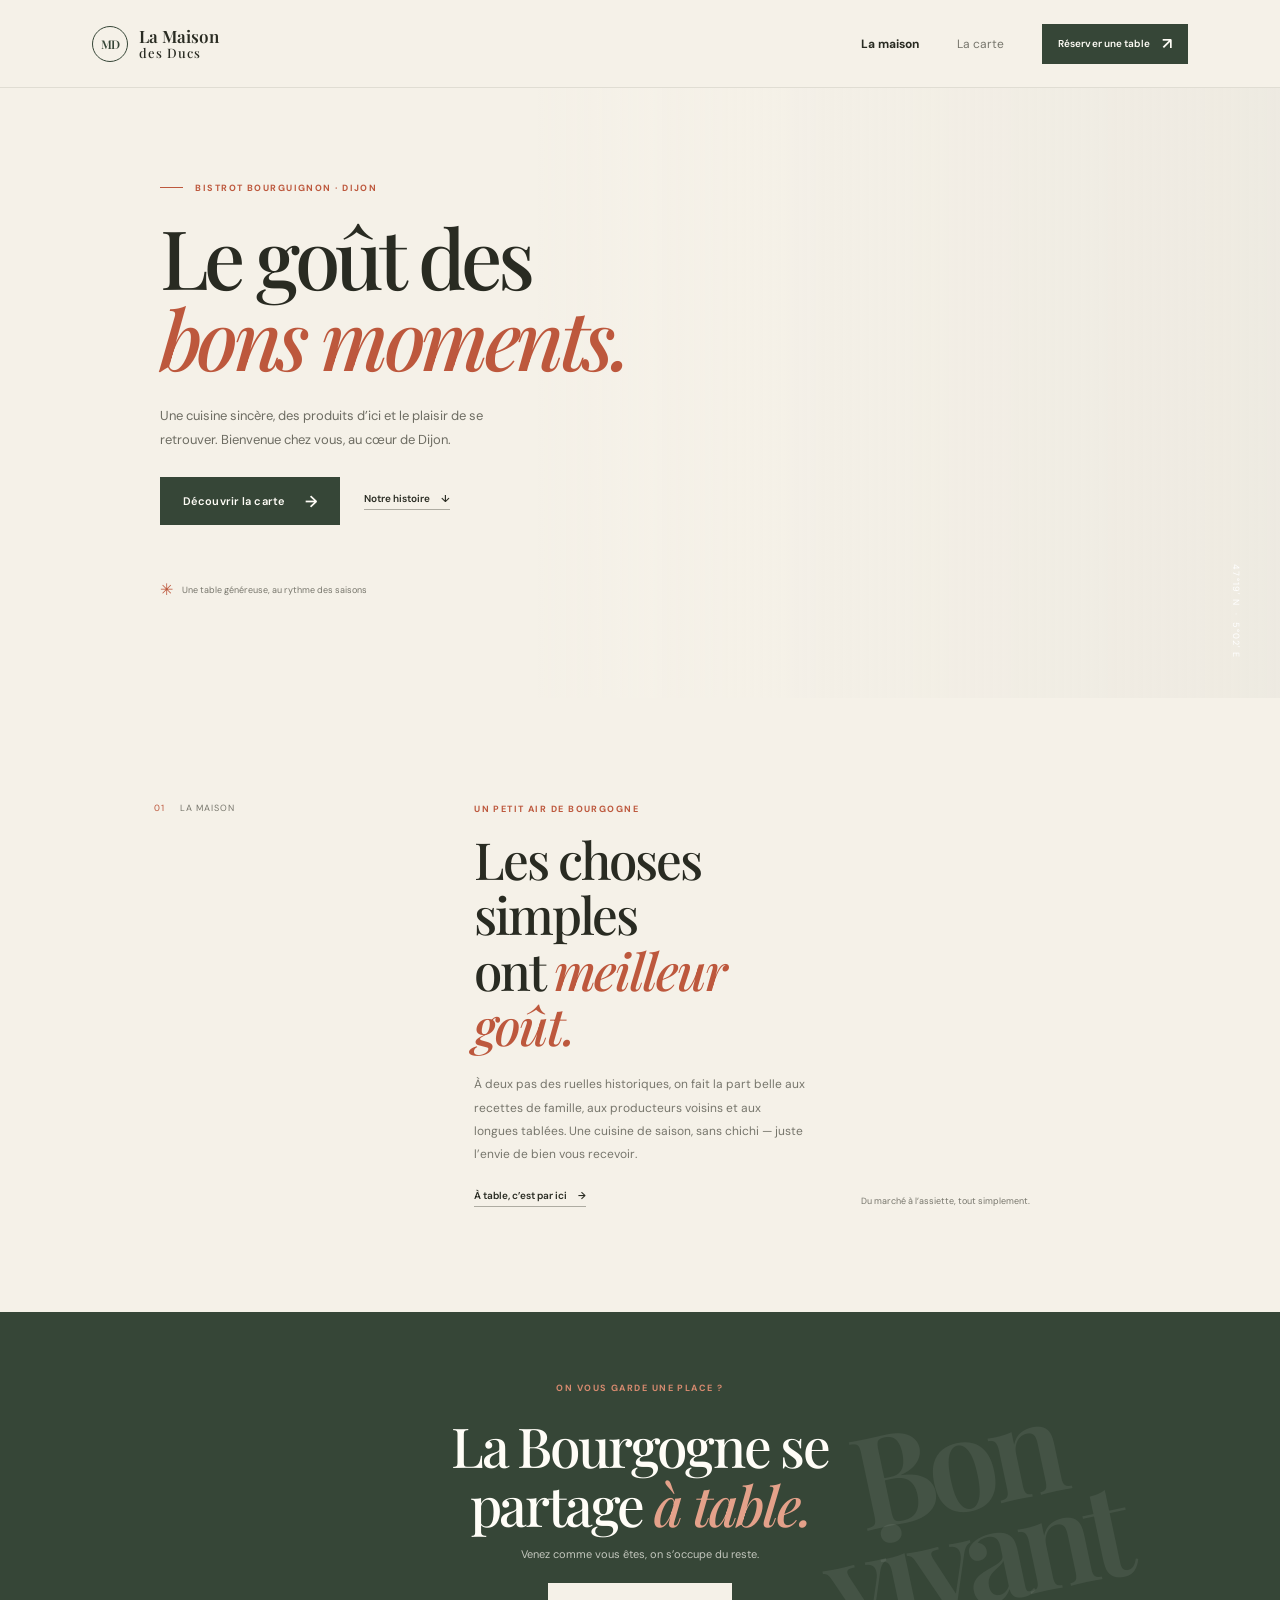
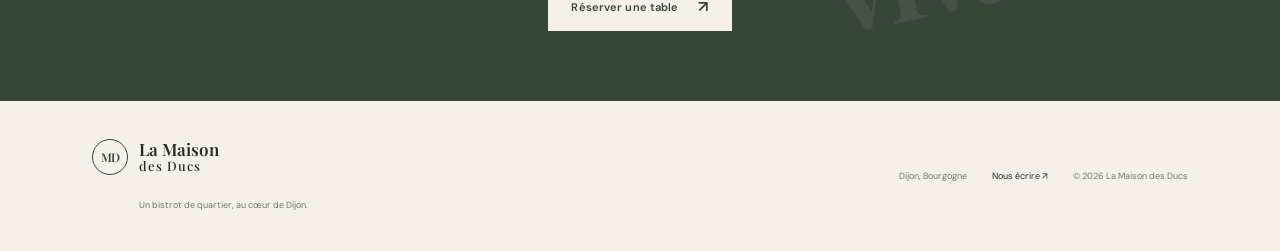
<file: index.html>
<!doctype html>
<html lang="fr">
  <head>
    <meta charset="utf-8">
    <meta name="viewport" content="width=device-width, initial-scale=1">
    <meta name="theme-color" content="#f5f1e8">
    <meta name="description" content="La Maison des Ducs, un bistrot bourguignon au cœur de Dijon. Une cuisine de saison, généreuse et locale.">
    <title>La Maison des Ducs — Bistrot bourguignon à Dijon</title>
    <link rel="preconnect" href="https://fonts.googleapis.com">
    <link rel="preconnect" href="https://fonts.gstatic.com" crossorigin>
    <link href="https://fonts.googleapis.com/css2?family=DM+Sans:wght@400;500;600;700&family=Playfair+Display:wght@500;600;700&display=swap" rel="stylesheet">
    <link rel="stylesheet" href="styles.css">
  </head>
  <body>
    <header class="site-header">
      <a class="brand" href="index.html" aria-label="La Maison des Ducs, accueil">
        <span class="brand-mark" aria-hidden="true">MD</span>
        <span class="brand-name">La Maison <span>des Ducs</span></span>
      </a>
      <nav class="main-nav" aria-label="Navigation principale">
        <a class="nav-link active" href="index.html" aria-current="page">La maison</a>
        <a class="nav-link" href="carte.html">La carte</a>
        <a class="button button-small" href="mailto:bonjour@maisondesducs.fr?subject=Demande%20de%20r%C3%A9servation">Réserver une table <span aria-hidden="true">↗</span></a>
      </nav>
    </header>

    <main>
      <section class="hero">
        <div class="hero-image" role="img" aria-label="Table dressée dans un bistrot chaleureux"></div>
        <div class="hero-content">
          <p class="eyebrow"><span class="eyebrow-line"></span> Bistrot bourguignon · Dijon</p>
          <h1>Le goût des<br><em>bons moments.</em></h1>
          <p class="hero-intro">Une cuisine sincère, des produits d’ici et le plaisir de se retrouver. Bienvenue chez vous, au cœur de Dijon.</p>
          <div class="hero-actions">
            <a class="button" href="carte.html">Découvrir la carte <span aria-hidden="true">→</span></a>
            <a class="text-link" href="#histoire">Notre histoire <span aria-hidden="true">↓</span></a>
          </div>
          <div class="hero-note"><span class="note-star" aria-hidden="true">✳</span> Une table généreuse, au rythme des saisons</div>
        </div>
        <div class="hero-side-note">47°19' N &nbsp;·&nbsp; 5°02' E</div>
      </section>

      <section class="intro section-wrap" id="histoire">
        <div class="section-label"><span>01</span> La maison</div>
        <div class="intro-copy">
          <p class="eyebrow">Un petit air de Bourgogne</p>
          <h2>Les choses simples<br>ont <em>meilleur goût.</em></h2>
          <p>À deux pas des ruelles historiques, on fait la part belle aux recettes de famille, aux producteurs voisins et aux longues tablées. Une cuisine de saison, sans chichi — juste l’envie de bien vous recevoir.</p>
          <a class="text-link dark-link" href="carte.html">À table, c’est par ici <span aria-hidden="true">→</span></a>
        </div>
        <div class="intro-photo" role="img" aria-label="Plat de saison préparé avec des produits frais"></div>
        <div class="intro-caption">Du marché à l’assiette, tout simplement.</div>
      </section>

      <section class="visit">
        <div class="visit-inner">
          <p class="eyebrow">On vous garde une place ?</p>
          <h2>La Bourgogne se<br>partage <em>à table.</em></h2>
          <p>Venez comme vous êtes, on s’occupe du reste.</p>
          <a class="button button-light" href="mailto:bonjour@maisondesducs.fr?subject=Demande%20de%20r%C3%A9servation">Réserver une table <span aria-hidden="true">↗</span></a>
        </div>
        <span class="visit-decoration" aria-hidden="true">Bon<br>vivant</span>
      </section>
    </main>

    <footer class="site-footer">
      <a class="brand footer-brand" href="index.html">
        <span class="brand-mark" aria-hidden="true">MD</span>
        <span class="brand-name">La Maison <span>des Ducs</span></span>
      </a>
      <p>Un bistrot de quartier, au cœur de Dijon.</p>
      <div class="footer-meta">
        <span>Dijon, Bourgogne</span>
        <a href="mailto:bonjour@maisondesducs.fr">Nous écrire ↗</a>
        <span>© 2026 La Maison des Ducs</span>
      </div>
    </footer>
  </body>
</html>
</file>
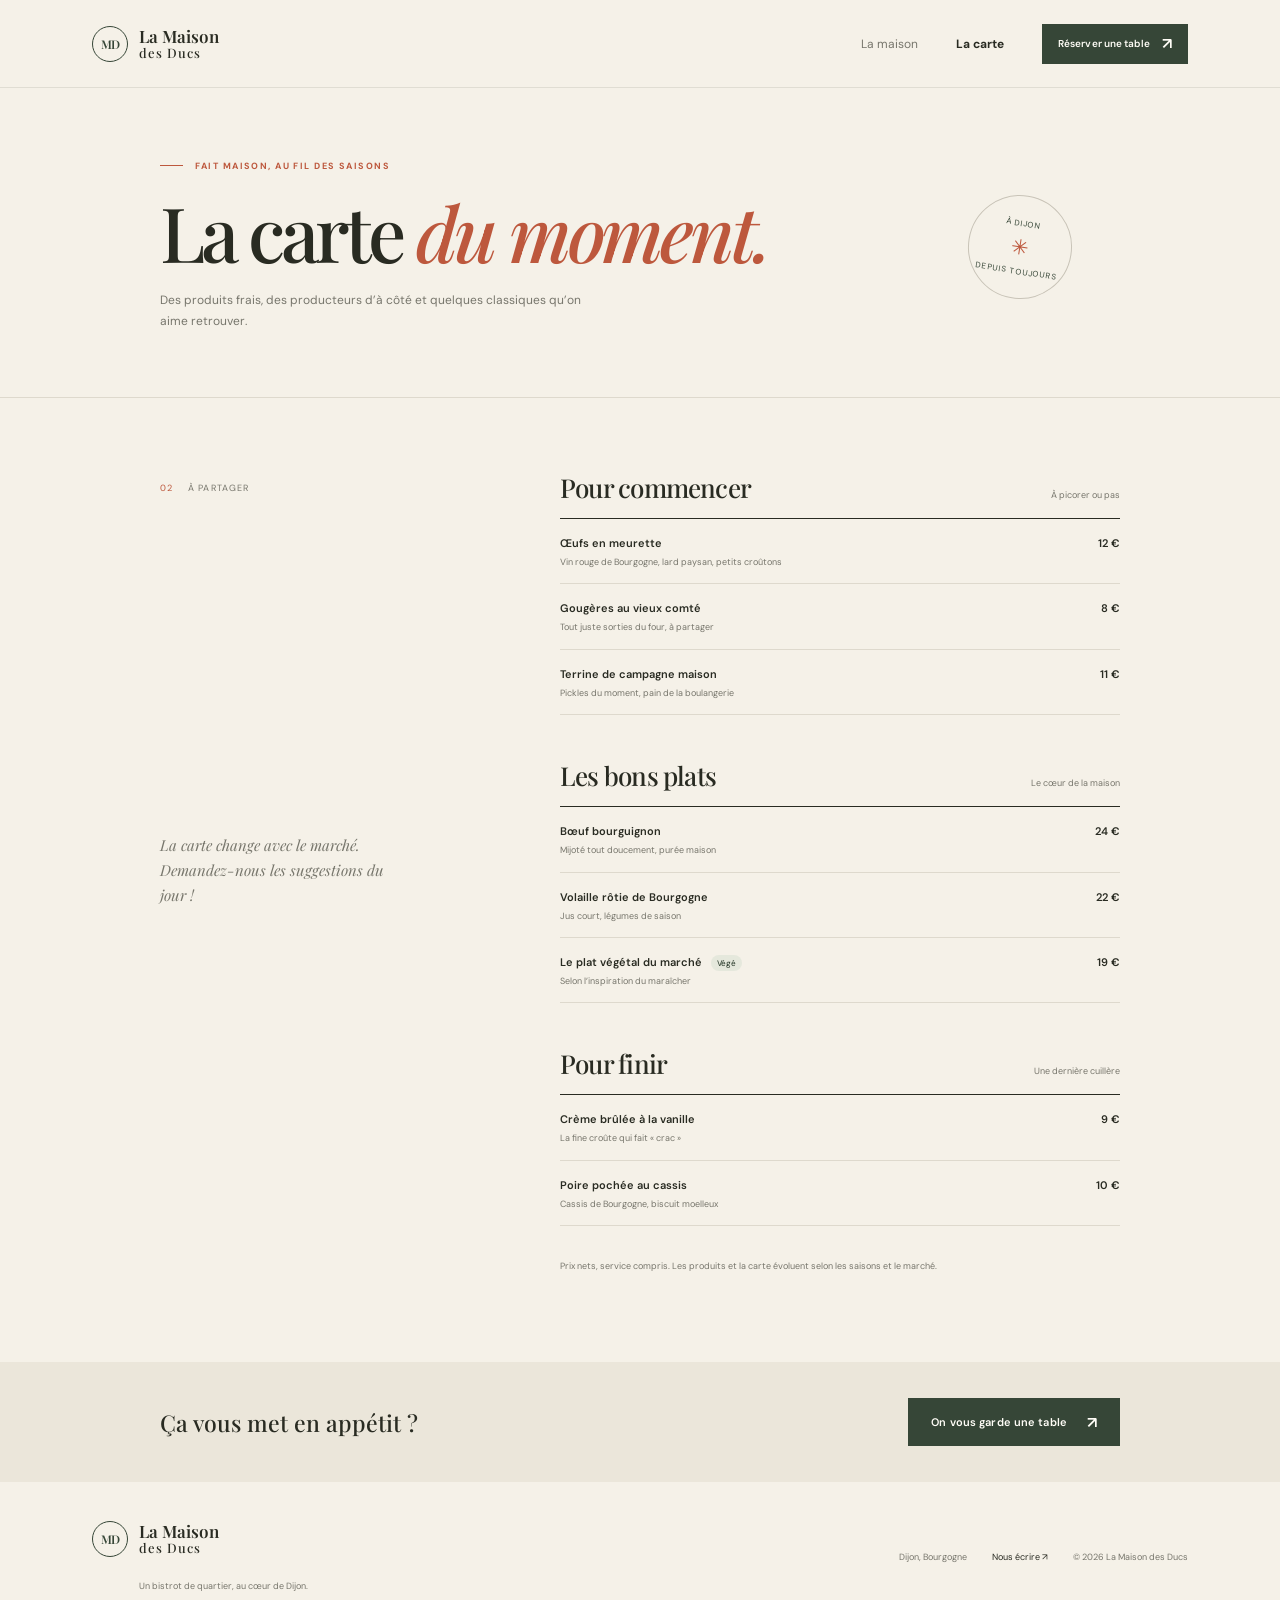
<file: carte.html>
<!doctype html>
<html lang="fr">
  <head>
    <meta charset="utf-8">
    <meta name="viewport" content="width=device-width, initial-scale=1">
    <meta name="theme-color" content="#f5f1e8">
    <meta name="description" content="Découvrez la carte de La Maison des Ducs : cuisine de saison et spécialités bourguignonnes à Dijon.">
    <title>La carte — La Maison des Ducs, Dijon</title>
    <link rel="preconnect" href="https://fonts.googleapis.com">
    <link rel="preconnect" href="https://fonts.gstatic.com" crossorigin>
    <link href="https://fonts.googleapis.com/css2?family=DM+Sans:wght@400;500;600;700&family=Playfair+Display:wght@500;600;700&display=swap" rel="stylesheet">
    <link rel="stylesheet" href="styles.css">
  </head>
  <body>
    <header class="site-header">
      <a class="brand" href="index.html" aria-label="La Maison des Ducs, accueil">
        <span class="brand-mark" aria-hidden="true">MD</span>
        <span class="brand-name">La Maison <span>des Ducs</span></span>
      </a>
      <nav class="main-nav" aria-label="Navigation principale">
        <a class="nav-link" href="index.html">La maison</a>
        <a class="nav-link active" href="carte.html" aria-current="page">La carte</a>
        <a class="button button-small" href="mailto:bonjour@maisondesducs.fr?subject=Demande%20de%20r%C3%A9servation">Réserver une table <span aria-hidden="true">↗</span></a>
      </nav>
    </header>

    <main>
      <section class="menu-hero">
        <div>
          <p class="eyebrow"><span class="eyebrow-line"></span> Fait maison, au fil des saisons</p>
          <h1>La carte <em>du moment.</em></h1>
          <p>Des produits frais, des producteurs d’à côté et quelques classiques qu’on aime retrouver.</p>
        </div>
        <div class="menu-hero-stamp" aria-hidden="true"><span>À Dijon</span><strong>✳</strong><span>Depuis toujours</span></div>
      </section>

      <section class="menu-layout">
        <aside class="menu-aside">
          <span class="section-label"><span>02</span> À partager</span>
          <div class="menu-photo" role="img" aria-label="Assiette de saison à partager"></div>
          <p>La carte change avec le marché. Demandez-nous les suggestions du jour !</p>
        </aside>
        <div class="menu-list">
          <section class="menu-category">
            <div class="category-heading"><h2>Pour commencer</h2><span>À picorer ou pas</span></div>
            <article class="dish"><div><h3>Œufs en meurette</h3><p>Vin rouge de Bourgogne, lard paysan, petits croûtons</p></div><strong>12 €</strong></article>
            <article class="dish"><div><h3>Gougères au vieux comté</h3><p>Tout juste sorties du four, à partager</p></div><strong>8 €</strong></article>
            <article class="dish"><div><h3>Terrine de campagne maison</h3><p>Pickles du moment, pain de la boulangerie</p></div><strong>11 €</strong></article>
          </section>

          <section class="menu-category">
            <div class="category-heading"><h2>Les bons plats</h2><span>Le cœur de la maison</span></div>
            <article class="dish"><div><h3>Bœuf bourguignon</h3><p>Mijoté tout doucement, purée maison</p></div><strong>24 €</strong></article>
            <article class="dish"><div><h3>Volaille rôtie de Bourgogne</h3><p>Jus court, légumes de saison</p></div><strong>22 €</strong></article>
            <article class="dish"><div><h3>Le plat végétal du marché <span class="dish-tag">Végé</span></h3><p>Selon l’inspiration du maraîcher</p></div><strong>19 €</strong></article>
          </section>

          <section class="menu-category">
            <div class="category-heading"><h2>Pour finir</h2><span>Une dernière cuillère</span></div>
            <article class="dish"><div><h3>Crème brûlée à la vanille</h3><p>La fine croûte qui fait « crac »</p></div><strong>9 €</strong></article>
            <article class="dish"><div><h3>Poire pochée au cassis</h3><p>Cassis de Bourgogne, biscuit moelleux</p></div><strong>10 €</strong></article>
          </section>
          <p class="menu-footnote">Prix nets, service compris. Les produits et la carte évoluent selon les saisons et le marché.</p>
        </div>
      </section>

      <section class="menu-cta">
        <p>Ça vous met en appétit ?</p>
        <a class="button" href="mailto:bonjour@maisondesducs.fr?subject=Demande%20de%20r%C3%A9servation">On vous garde une table <span aria-hidden="true">↗</span></a>
      </section>
    </main>

    <footer class="site-footer">
      <a class="brand footer-brand" href="index.html">
        <span class="brand-mark" aria-hidden="true">MD</span>
        <span class="brand-name">La Maison <span>des Ducs</span></span>
      </a>
      <p>Un bistrot de quartier, au cœur de Dijon.</p>
      <div class="footer-meta">
        <span>Dijon, Bourgogne</span>
        <a href="mailto:bonjour@maisondesducs.fr">Nous écrire ↗</a>
        <span>© 2026 La Maison des Ducs</span>
      </div>
    </footer>
  </body>
</html>
</file>
<file: styles.css>
:root {
  color-scheme: light;
  --paper: #f5f1e8;
  --ink: #292b22;
  --muted: #77766c;
  --green: #364637;
  --accent: #bd583d;
  --line: #ded9cd;
  --serif: "Playfair Display", Georgia, serif;
  --sans: "DM Sans", Arial, sans-serif;
}

* { box-sizing: border-box; }
html { scroll-behavior: smooth; }
body { margin: 0; background: var(--paper); color: var(--ink); font-family: var(--sans); -webkit-font-smoothing: antialiased; }
a { color: inherit; text-decoration: none; }
.site-header { height: 88px; padding: 0 7.2%; display: flex; align-items: center; justify-content: space-between; border-bottom: 1px solid rgba(41,43,34,.1); }
.brand { display: inline-flex; gap: 11px; align-items: center; }
.brand-mark { width: 36px; height: 36px; display: grid; place-items: center; border: 1px solid var(--green); border-radius: 50%; color: var(--green); font: 600 12px var(--serif); letter-spacing: -1px; }
.brand-name { font: 600 17px var(--serif); line-height: 1.05; }
.brand-name span { display: block; font-size: 13px; font-weight: 500; letter-spacing: .08em; }
.main-nav { display: flex; align-items: center; gap: 38px; }
.nav-link { color: #77766c; font-size: 12px; transition: color .2s ease; }
.nav-link:hover, .nav-link.active { color: var(--ink); }
.nav-link.active { font-weight: 700; }
.button { min-height: 48px; display: inline-flex; align-items: center; justify-content: center; gap: 20px; padding: 0 23px; background: var(--green); color: #fffdf7; font-size: 11px; font-weight: 600; letter-spacing: .01em; transition: background .2s ease, transform .2s ease; }
.button:hover { background: #4a5d4b; transform: translateY(-2px); }
.button span { font-size: 16px; }
.button-small { min-height: 40px; padding: 0 16px; gap: 12px; font-size: 10px; }
.hero { position: relative; min-height: 610px; display: flex; align-items: center; overflow: hidden; }
.hero-image { position: absolute; inset: 0 0 0 42%; background: linear-gradient(90deg, var(--paper) 0%, rgba(245,241,232,.28) 25%, rgba(20,25,17,.03) 100%), url("https://images.unsplash.com/photo-1414235077428-338989a2e8c0?auto=format&fit=crop&w=1800&q=85") center 52% / cover no-repeat; }
.hero-content { position: relative; z-index: 1; width: min(520px, 49%); margin-left: 12.5%; padding: 70px 0 74px; }
.eyebrow { margin: 0 0 22px; color: var(--accent); font-size: 9px; font-weight: 700; letter-spacing: .16em; text-transform: uppercase; }
.eyebrow-line { display: inline-block; width: 23px; height: 1px; margin: 0 9px 3px 0; background: currentColor; }
h1, h2, h3, p { margin-top: 0; }
.hero h1, .menu-hero h1 { margin: 0; font: 500 clamp(54px, 6.4vw, 88px)/.99 var(--serif); letter-spacing: -.055em; }
h1 em, h2 em { color: var(--accent); font-weight: 500; }
.hero-intro { max-width: 325px; margin: 26px 0 25px; color: #6d6c62; font-size: 13px; line-height: 1.85; }
.hero-actions { display: flex; align-items: center; gap: 24px; }
.text-link { padding-bottom: 4px; border-bottom: 1px solid rgba(41,43,34,.35); font-size: 10px; font-weight: 600; }
.text-link span { margin-left: 9px; }
.hero-note { display: flex; align-items: center; gap: 9px; margin-top: 54px; color: #77766c; font-size: 9px; }
.note-star { color: var(--accent); font-size: 16px; }
.hero-side-note { position: absolute; right: 3%; bottom: 40px; color: #fff; font-size: 9px; letter-spacing: .14em; writing-mode: vertical-rl; }
.section-wrap { width: min(1020px, 76%); margin: 0 auto; }
.intro { min-height: 555px; padding: 104px 0 105px; display: grid; grid-template-columns: 1fr 1.25fr 1fr; grid-template-rows: auto 1fr; column-gap: 55px; position: relative; }
.section-label { color: var(--muted); font-size: 9px; letter-spacing: .12em; text-transform: uppercase; }
.section-label span { margin-right: 12px; color: var(--accent); }
.intro .section-label { grid-column: 1; grid-row: 1; }
.intro-copy { grid-column: 2; grid-row: 1 / span 2; padding-top: 1px; }
.intro-copy .eyebrow { margin: 0 0 17px; }
.intro-copy h2, .visit h2 { margin: 0 0 20px; font: 500 clamp(37px, 4vw, 52px)/1.08 var(--serif); letter-spacing: -.04em; }
.intro-copy > p:not(.eyebrow) { max-width: 365px; color: var(--muted); font-size: 12px; line-height: 1.95; }
.dark-link { display: inline-block; margin-top: 10px; }
.intro-photo { grid-column: 3; grid-row: 1 / span 2; min-height: 290px; margin-top: 39px; background: url("https://images.unsplash.com/photo-1547592180-85f173990554?auto=format&fit=crop&w=750&q=85") center / cover no-repeat; }
.intro-caption { grid-column: 3; grid-row: 2; align-self: end; padding-top: 8px; color: var(--muted); font-size: 9px; }
.visit { min-height: 378px; position: relative; display: grid; place-items: center; overflow: hidden; background: var(--green); color: #fffdf7; text-align: center; }
.visit-inner { position: relative; z-index: 1; padding: 70px 20px; }
.visit .eyebrow { color: #d78a6f; }
.visit h2 { margin-bottom: 12px; font-size: clamp(40px, 4.3vw, 57px); }
.visit h2 em { color: #e4a18a; }
.visit-inner > p:not(.eyebrow) { margin-bottom: 22px; color: rgba(255,253,247,.7); font-size: 11px; }
.button-light { background: var(--paper); color: var(--green); }
.button-light:hover { background: #fff; }
.visit-decoration { position: absolute; right: 13%; top: 50%; color: rgba(255,255,255,.07); font: 600 clamp(56px, 10vw, 130px)/.75 var(--serif); letter-spacing: -.07em; transform: translateY(-50%) rotate(-12deg); }
.site-footer { min-height: 150px; padding: 30px 7.2%; display: grid; grid-template-columns: 1fr 1fr; align-items: center; row-gap: 20px; }
.footer-brand { grid-column: 1; grid-row: 1; width: fit-content; }
.site-footer > p { grid-column: 1; grid-row: 2; margin: -15px 0 0 47px; color: var(--muted); font-size: 9px; }
.footer-meta { grid-column: 2; grid-row: 1 / span 2; display: flex; justify-content: flex-end; gap: 25px; color: var(--muted); font-size: 9px; }
.footer-meta a { color: var(--ink); }

.menu-hero { min-height: 310px; padding: 68px 12.5% 60px; display: flex; align-items: center; justify-content: space-between; border-bottom: 1px solid var(--line); }
.menu-hero h1 { font-size: clamp(52px, 6vw, 76px); }
.menu-hero > div:first-child > p:last-child { max-width: 425px; margin: 20px 0 0; color: var(--muted); font-size: 12px; line-height: 1.8; }
.menu-hero-stamp { width: 104px; height: 104px; margin-right: 5%; border: 1px solid #c9c4b8; border-radius: 50%; display: flex; flex-direction: column; justify-content: center; align-items: center; gap: 5px; color: var(--green); transform: rotate(9deg); }
.menu-hero-stamp span { font-size: 8px; letter-spacing: .1em; text-transform: uppercase; }
.menu-hero-stamp strong { color: var(--accent); font-size: 21px; font-weight: 400; }
.menu-layout { width: min(980px, 75%); margin: 0 auto; padding: 72px 0 88px; display: grid; grid-template-columns: .75fr 1.4fr; gap: 100px; }
.menu-aside { padding-top: 5px; }
.menu-photo { height: 290px; margin: 30px 0 17px; background: url("https://images.unsplash.com/photo-1512621776951-a57141f2eefd?auto=format&fit=crop&w=800&q=85") center / cover no-repeat; }
.menu-aside > p { max-width: 230px; color: var(--muted); font: italic 15px/1.65 var(--serif); }
.menu-category { margin-bottom: 43px; }
.category-heading { display: flex; align-items: baseline; justify-content: space-between; gap: 12px; padding-bottom: 13px; border-bottom: 1px solid var(--ink); }
.category-heading h2 { margin: 0; font: 500 26px var(--serif); letter-spacing: -.03em; }
.category-heading span { color: var(--muted); font-size: 9px; }
.dish { display: flex; justify-content: space-between; align-items: baseline; gap: 15px; padding: 17px 0 14px; border-bottom: 1px solid var(--line); }
.dish h3 { margin: 0 0 5px; font-size: 11px; font-weight: 600; }
.dish p { margin: 0; color: var(--muted); font-size: 9px; line-height: 1.6; }
.dish > strong { flex: 0 0 auto; font-size: 11px; font-weight: 600; }
.dish-tag { margin-left: 6px; padding: 3px 6px; border-radius: 10px; background: #e5e8dc; color: var(--green); font-size: 8px; font-weight: 500; }
.menu-footnote { margin: -10px 0 0; color: var(--muted); font-size: 9px; line-height: 1.7; }
.menu-cta { min-height: 120px; padding: 24px 12.5%; display: flex; align-items: center; justify-content: space-between; background: #ebe6da; }
.menu-cta p { margin: 0; font: 500 23px var(--serif); }

@media (max-width: 760px) {
  .site-header { height: 74px; padding: 0 6%; }
  .brand-name { font-size: 15px; }
  .main-nav { gap: 16px; }
  .nav-link { font-size: 10px; }
  .main-nav .button-small { min-height: 36px; padding: 0 10px; font-size: 0; }
  .main-nav .button-small span { font-size: 16px; }
  .hero { min-height: 660px; align-items: flex-end; }
  .hero-image { inset: 0 0 34% 0; background-image: linear-gradient(0deg, var(--paper) 0%, rgba(245,241,232,.12) 38%, transparent 100%), url("https://images.unsplash.com/photo-1414235077428-338989a2e8c0?auto=format&fit=crop&w=1200&q=85"); background-position: center, center 55%; }
  .hero-content { width: 100%; margin: 0; padding: 0 8% 45px; }
  .hero h1 { font-size: clamp(55px, 14vw, 76px); }
  .hero-intro { margin: 17px 0 19px; }
  .hero-note { margin-top: 30px; }
  .hero-side-note { display: none; }
  .section-wrap { width: 84%; }
  .intro { min-height: auto; padding: 68px 0; grid-template-columns: 1fr 1fr; column-gap: 24px; row-gap: 32px; }
  .intro .section-label { grid-column: 1 / -1; }
  .intro-copy { grid-column: 1 / -1; grid-row: 2; }
  .intro-photo { grid-column: 1; grid-row: 3; min-height: 210px; margin-top: 0; }
  .intro-caption { grid-column: 2; grid-row: 3; align-self: center; padding: 0; font: italic 16px/1.5 var(--serif); }
  .visit { min-height: 340px; }
  .visit-decoration { right: 4%; opacity: .7; }
  .site-footer { padding: 28px 7%; grid-template-columns: 1fr; }
  .footer-brand, .site-footer > p, .footer-meta { grid-column: 1; grid-row: auto; }
  .site-footer > p { margin: -12px 0 0 47px; }
  .footer-meta { justify-content: flex-start; flex-wrap: wrap; gap: 12px 20px; }
  .menu-hero { min-height: 300px; padding: 55px 8%; }
  .menu-hero-stamp { width: 80px; height: 80px; margin-right: 0; flex: 0 0 auto; }
  .menu-hero-stamp span { font-size: 7px; }
  .menu-hero h1 { font-size: clamp(47px, 11vw, 68px); }
  .menu-layout { width: 84%; padding: 50px 0 60px; grid-template-columns: 1fr; gap: 38px; }
  .menu-aside { display: grid; grid-template-columns: 1fr 1fr; column-gap: 18px; align-items: center; }
  .menu-aside .section-label { grid-column: 1 / -1; }
  .menu-photo { height: 170px; margin: 18px 0 0; }
  .menu-aside > p { margin: 18px 0 0; }
  .menu-category { margin-bottom: 36px; }
  .menu-cta { padding: 25px 8%; gap: 20px; }
  .menu-cta p { font-size: 18px; }
  .menu-cta .button { min-height: 43px; padding: 0 12px; gap: 8px; font-size: 9px; }
}

@media (max-width: 420px) {
  .main-nav { gap: 12px; }
  .brand { gap: 7px; }
  .brand-mark { width: 31px; height: 31px; }
  .brand-name { font-size: 13px; }
  .brand-name span { font-size: 11px; }
  .main-nav .nav-link { font-size: 9px; }
  .menu-hero { align-items: flex-start; }
  .menu-hero-stamp { width: 66px; height: 66px; margin-top: 25px; }
  .category-heading h2 { font-size: 23px; }
  .category-heading span { font-size: 8px; }
  .footer-meta { font-size: 8px; }
}
</file>
